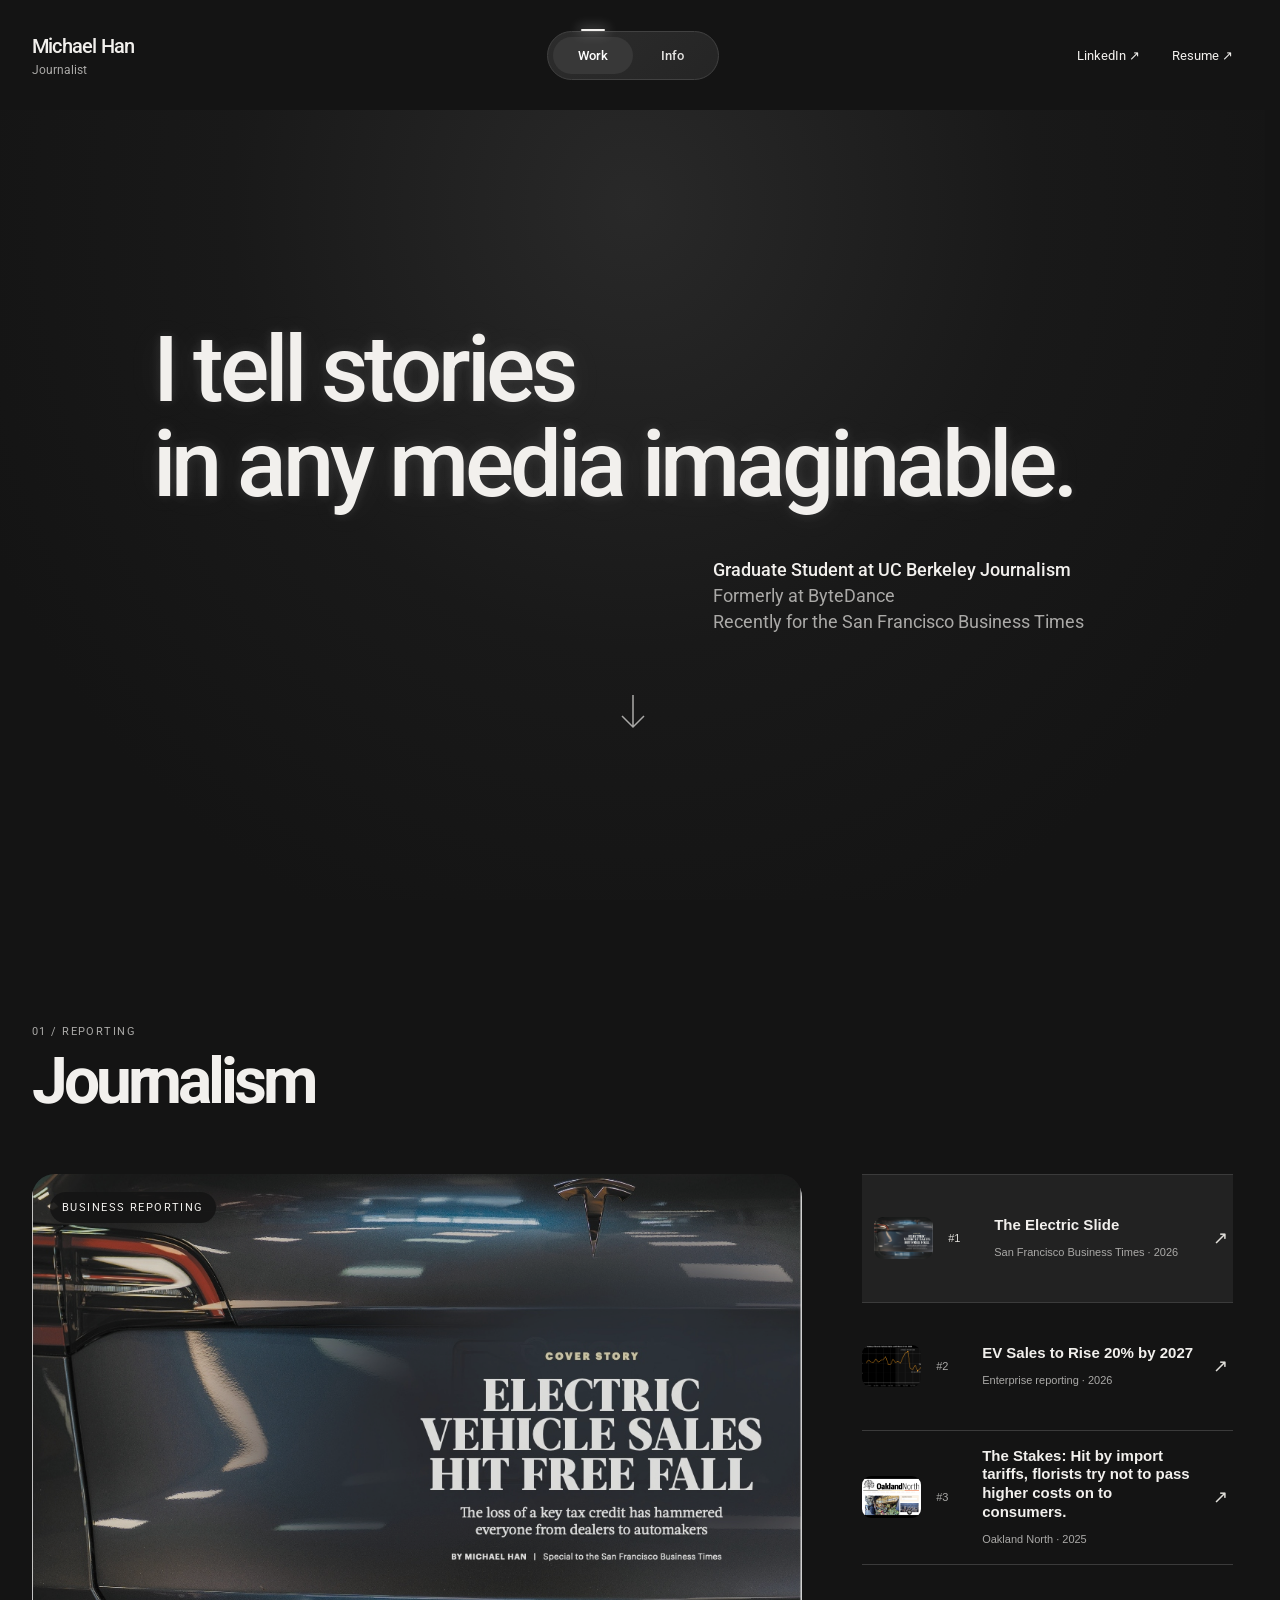
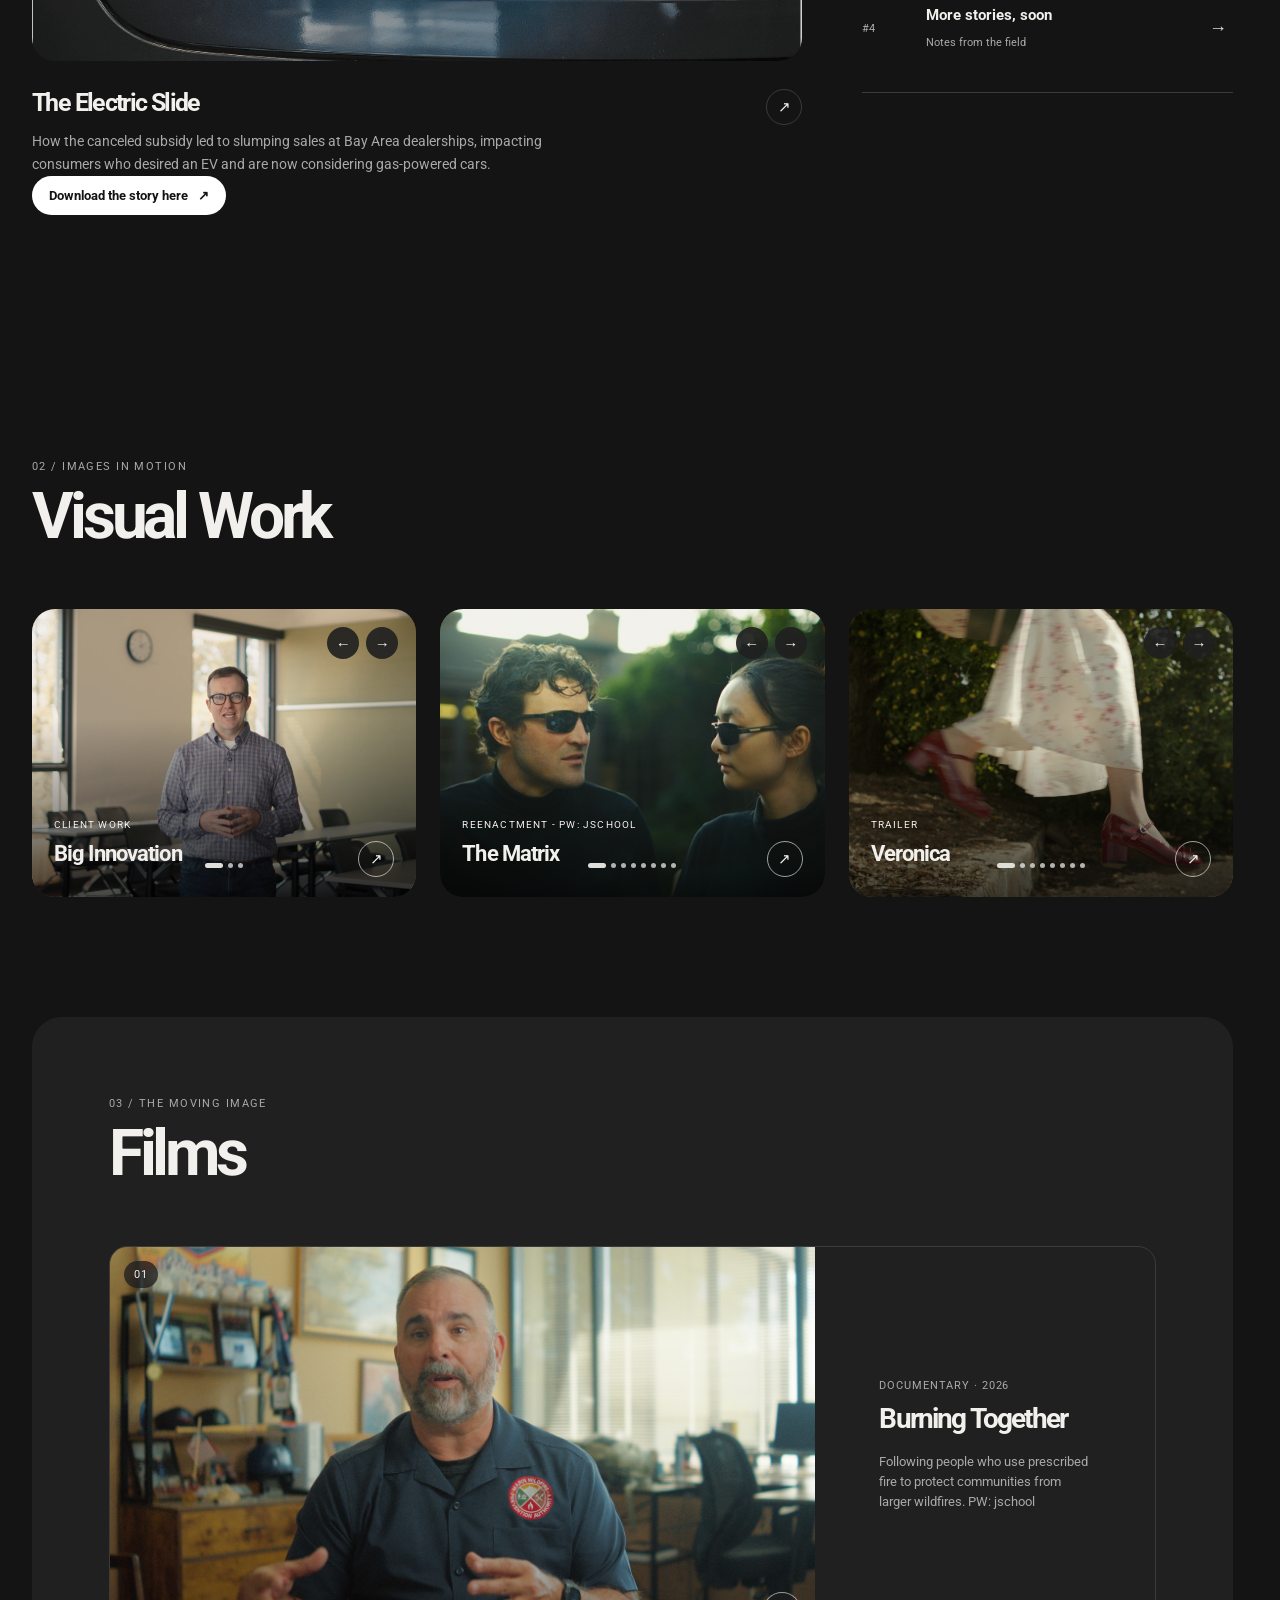
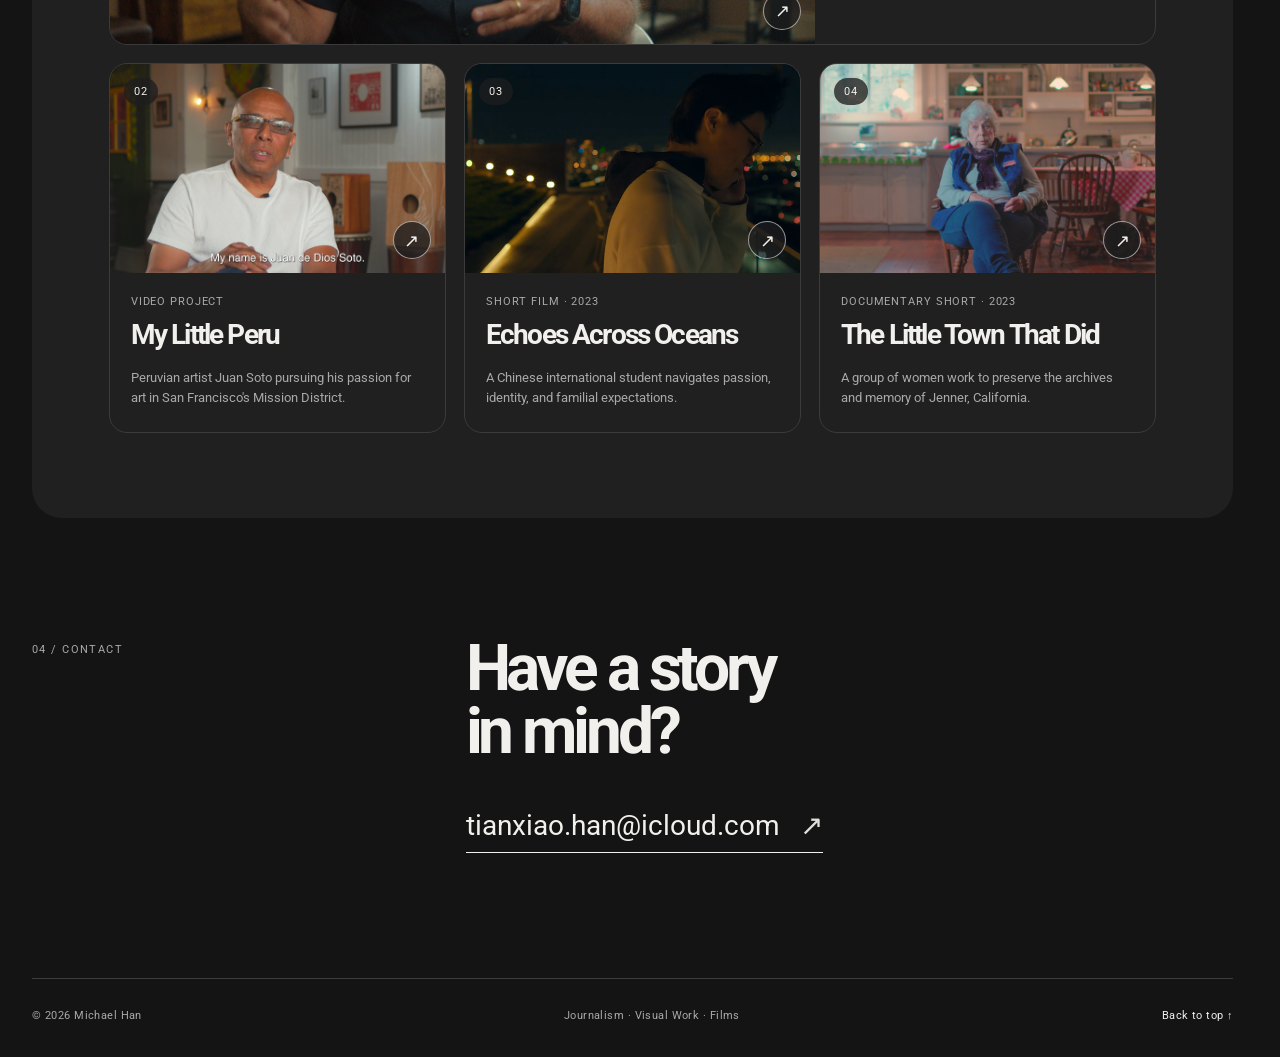
<file: index.html>
<!doctype html>
<html lang="en">
<head>
    <meta charset="UTF-8">
    <meta name="viewport" content="width=device-width, initial-scale=1.0">
    <meta name="description" content="Michael Han — journalist, visual storyteller, and filmmaker.">
    <script src="js/navigation.js?v=4"></script>
    <link rel="preload" href="fonts/roboto-v51-latin-regular.woff2" as="font" type="font/woff2" crossorigin>
    <link rel="preload" href="fonts/roboto-v51-latin-500.woff2" as="font" type="font/woff2" crossorigin>
    <link rel="stylesheet" href="css/styles.css?v=26">
    <title>Michael Han</title>
</head>
<body>
    <header class="site-header">
        <a class="wordmark" href="index.html" aria-label="Michael Han home">
            <span>Michael Han</span>
            <span class="wordmark-role">Journalist</span>
        </a>

        <nav class="site-nav" data-page="work" aria-label="Primary navigation">
            <a href="index.html" aria-current="page">Work</a>
            <a href="info.html">Info</a>
            <span class="nav-indicator" aria-hidden="true"></span>
        </nav>

        <div class="header-links">
            <a href="https://www.linkedin.com/in/tianxiao-han" target="_blank" rel="noopener noreferrer">LinkedIn <span aria-hidden="true">↗</span></a>
            <a href="assets/Michael%20Han_Resume_2_3.pdf" target="_blank" rel="noopener noreferrer">Resume <span aria-hidden="true">↗</span></a>
        </div>
    </header>

    <main>
        <section class="hero section-wrap" id="home">
            <div class="hero-copy">
                <!-- <p class="eyebrow">Michael Han <span>·</span>Business journalist <span>·</span> Video specialist</p> -->
                <h1>I tell stories<br>in any media imaginable.</h1>
                <div class="hero-intro">
                    <a class="hero-profile" href="https://journalism.berkeley.edu/person/mlhan2002/" target="_blank" rel="noopener noreferrer">Graduate Student at UC Berkeley Journalism</a>
                    <p>Formerly at ByteDance</p>
                    <p>Recently for the San Francisco Business Times</p>
                </div>
                <div class="hero-actions">
                    <a class="scroll-link" href="#journalism" aria-label="Explore the work"><svg viewBox="0 0 32 40" width="32" height="40" fill="none" stroke="currentColor" stroke-width="1.5" aria-hidden="true"><path d="M16 3v32M5 24l11 11 11-11"/></svg></a>
                </div>
                </div>
                <!-- <p class="hero-note">Based in the Bay Area · Available for select projects</p> -->
            </div>
        </section>

        <section class="work-section section-wrap" id="journalism">
            <div class="section-heading">
                <div>
                    <p class="section-index">01 / Reporting</p>
                    <h2>Journalism</h2>
                </div>
            </div>

            <div class="journalism-grid">
                <div class="story-card story-card-large journalism-feature" data-journalism-feature>
                    <div class="story-image story-image-dark">
                        <div class="media-window">
                            <img data-story-image src="assets/sfbiztimes.jpg" alt="The Electric Slide story image">
                        </div>
                        <span class="card-tag" data-story-tag>Business reporting</span>
                    </div>
                    <div class="story-info">
                        <div>
                            <h3 data-story-title>The Electric Slide</h3>
                            <p data-story-description>How the canceled subsidy led to slumping sales at Bay Area dealerships, impacting consumers who desired an EV and are now considering gas-powered cars.</p>
                        </div>
                        <span class="arrow-circle" aria-hidden="true">↗</span>
                    </div>
                    <div class="story-feature-actions">
                        <a class="story-download" data-story-action href="assets/sfbiztimes_article.pdf" target="_blank" rel="noopener">Download the story here <span aria-hidden="true">↗</span></a>
                    </div>
                </div>

                <div class="story-list">
                    <button class="story-row is-selected" type="button" data-story-target="electric-slide" aria-pressed="true">
                        <div class="story-row-media media-window" aria-hidden="true"><img src="assets/sfbiztimes.jpg" alt=""></div>
                        <span class="story-number">#1</span>
                        <span class="story-row-copy"><strong>The Electric Slide</strong><small>San Francisco Business Times · 2026</small></span>
                        <span class="row-arrow" aria-hidden="true">↗</span>
                    </button>
                    <button class="story-row" type="button" data-story-target="ev" aria-pressed="false">
                        <div class="story-row-media media-window" aria-hidden="true"><img src="assets/US Battery Electric Vehicle Sales Until March 31st.png" alt=""></div>
                        <span class="story-number">#2</span>
                        <span class="story-row-copy"><strong>EV Sales to Rise 20% by 2027</strong><small>Enterprise reporting · 2026</small></span>
                        <span class="row-arrow" aria-hidden="true">↗</span>
                    </button>
                    <button class="story-row" type="button" data-story-target="stakes" aria-pressed="false">
                        <div class="story-row-media media-window" aria-hidden="true"><img src="assets/oakland.jpg" alt=""></div>
                        <span class="story-number">#3</span>
                        <span class="story-row-copy"><strong>The Stakes: Hit by import tariffs, florists try not to pass higher costs on to consumers.</strong><small>Oakland North · 2025</small></span>
                        <span class="row-arrow" aria-hidden="true">↗</span>
                    </button>
                    <a class="story-row story-row-secondary" href="#contact">
                        <span class="story-number">#4</span>
                        <span class="story-row-copy"><strong>More stories, soon</strong><small>Notes from the field</small></span>
                        <span class="row-arrow" aria-hidden="true">→</span>
                    </a>
                </div>
            </div>
        </section>

        <section class="work-section section-wrap" id="visual-work">
            <div class="section-heading">
                <div>
                    <p class="section-index">02 / Images in motion</p>
                    <h2>Visual Work</h2>
                </div>
            </div>

            <div class="visual-grid">
                <div class="visual-card visual-card-tall" data-carousel="visual" data-autoplay="true" data-interval="20000" aria-label="Big Innovation image carousel">
                    <div class="media-window media-carousel">
                        <div class="media-carousel-track">
                            <div class="media-carousel-slide"><img src="assets/Jeff_Eyet.jpg" alt="Jeff Eyet speaking about innovation"></div>
                            <div class="media-carousel-slide"><img src="assets/Jeff/jeff_1.jpg" alt="Big Innovation project still"></div>
                            <div class="media-carousel-slide"><img src="assets/Jeff/jeff_2.jpg" alt="Big Innovation project still"></div>
                        </div>
                    </div>
                    <div class="media-carousel-controls" aria-label="Big Innovation image controls">
                        <button class="media-carousel-button" type="button" data-carousel-prev aria-label="Previous Big Innovation image">←</button>
                        <button class="media-carousel-button" type="button" data-carousel-next aria-label="Next Big Innovation image">→</button>
                    </div>
                    <div class="media-carousel-dots" aria-label="Big Innovation image selector"></div>
                    <a class="visual-card-link" href="https://www.linkedin.com/in/jeffeyet" target="_blank" rel="noopener" aria-label="Follow Jeff Eyet on LinkedIn">
                        <div class="visual-overlay"><span>Client work</span><strong>Big Innovation</strong><span class="arrow-circle" aria-hidden="true">↗</span></div>
                    </a>
                </div>
                <div class="visual-card visual-card-wide" data-carousel="visual" data-autoplay="true" data-interval="20000" aria-label="The Matrix image carousel">
                    <div class="media-window media-carousel">
                        <div class="media-carousel-track">
                            <div class="media-carousel-slide"><img src="assets/presize/matrix/225C97E3-D692-4C61-A0CD-416FE8F0FAD0_4_5005_c.jpeg" alt="The Matrix reenactment still"></div>
                            <div class="media-carousel-slide"><img src="assets/presize/matrix/4E83C962-5612-497C-8E97-356C3D576CB9_4_5005_c.jpeg" alt="The Matrix reenactment still"></div>
                            <div class="media-carousel-slide"><img src="assets/presize/matrix/57DEF867-2962-45CE-BAC4-EEAF8055D4DB_4_5005_c.jpeg" alt="The Matrix reenactment still"></div>
                            <div class="media-carousel-slide"><img src="assets/presize/matrix/5DBC424E-FC17-4955-8F99-F8F0B8324060_4_5005_c.jpeg" alt="The Matrix reenactment still"></div>
                            <div class="media-carousel-slide"><img src="assets/presize/matrix/75DAEF38-0B07-43DF-A237-DCB04E850B69_4_5005_c.jpeg" alt="The Matrix reenactment still"></div>
                            <div class="media-carousel-slide"><img src="assets/presize/matrix/8CC53AFE-F67A-4330-887B-C84E98B7C509_4_5005_c.jpeg" alt="The Matrix reenactment still"></div>
                            <div class="media-carousel-slide"><img src="assets/presize/matrix/916683F2-CA4D-4961-BC9D-913A884A1D2E_1_105_c.jpeg" alt="The Matrix reenactment still"></div>
                            <div class="media-carousel-slide"><img src="assets/presize/matrix/C9800ACA-AB2C-4AB8-8475-F77E049F2BE8_4_5005_c.jpeg" alt="The Matrix reenactment still"></div>
                        </div>
                    </div>
                    <div class="media-carousel-controls" aria-label="The Matrix image controls">
                        <button class="media-carousel-button" type="button" data-carousel-prev aria-label="Previous The Matrix image">←</button>
                        <button class="media-carousel-button" type="button" data-carousel-next aria-label="Next The Matrix image">→</button>
                    </div>
                    <div class="media-carousel-dots" aria-label="The Matrix image selector"></div>
                    <a class="visual-card-link" href="https://vimeo.com/1190642210?share=copy&fl=sv&fe=ci#t=0" target="_blank" rel="noopener" aria-label="Watch The Matrix on Vimeo">
                        <div class="visual-overlay"><span>Reenactment - PW: jschool </span><strong>The Matrix</strong><span class="arrow-circle" aria-hidden="true">↗</span></div>
                    </a>
                </div>
                <div class="visual-card visual-card-tall visual-card-muted" data-carousel="visual" data-autoplay="true" data-interval="20000" aria-label="Veronica image carousel">
                    <div class="media-window media-carousel">
                        <div class="media-carousel-track">
                            <div class="media-carousel-slide"><img src="assets/Veronica.jpg" alt="Still from Veronica show trailer"></div>
                            <div class="media-carousel-slide"><img src="assets/Veronica/veronica_1.jpg" alt="Veronica show trailer still"></div>
                            <div class="media-carousel-slide"><img src="assets/Veronica/veronica_2.jpg" alt="Veronica show trailer still"></div>
                            <div class="media-carousel-slide"><img src="assets/Veronica/veronica_3.jpg" alt="Veronica show trailer still"></div>
                            <div class="media-carousel-slide"><img src="assets/Veronica/veronica_4.jpg" alt="Veronica show trailer still"></div>
                            <div class="media-carousel-slide"><img src="assets/Veronica/veronica_5.jpg" alt="Veronica show trailer still"></div>
                            <div class="media-carousel-slide"><img src="assets/Veronica/veronica_6.jpg" alt="Veronica show trailer still"></div>
                            <div class="media-carousel-slide"><img src="assets/Veronica/veronica_7.jpg" alt="Veronica show trailer still"></div>
                        </div>
                    </div>
                    <div class="media-carousel-controls" aria-label="Veronica image controls">
                        <button class="media-carousel-button" type="button" data-carousel-prev aria-label="Previous Veronica image">←</button>
                        <button class="media-carousel-button" type="button" data-carousel-next aria-label="Next Veronica image">→</button>
                    </div>
                    <div class="media-carousel-dots" aria-label="Veronica image selector"></div>
                    <a class="visual-card-link" href="#films" aria-label="View Veronica work">
                        <div class="visual-overlay"><span>Trailer</span><strong>Veronica</strong><span class="arrow-circle" aria-hidden="true">↗</span></div>
                    </a>
                </div>
            </div>
        </section>

        <section class="film-section section-wrap" id="films">
            <div class="section-heading">
                <div>
                    <p class="section-index">03 / The moving image</p>
                    <h2>Films</h2>
                </div>
            </div>

            <div class="film-list film-grid">
                <a class="film-card film-card-featured film-card-wide" href="https://youtu.be/2uY7OMXb4ug?si=uhWm2x383MQTNTVp" target="_blank" rel="noopener">
                    <div class="film-card-image">
                        <img src="assets/burning_together.jpg" alt="Still from Burning Together">
                        <span class="film-card-index">01</span>
                        <span class="film-card-arrow" aria-hidden="true">↗</span>
                    </div>
                    <div class="film-card-body">
                        <p class="film-card-meta">Documentary · 2026</p>
                        <h3>Burning Together</h3>
                        <p class="film-card-description">Following people who use prescribed fire to protect communities from larger wildfires. PW: jschool</p>
                    </div>
                </a>
                <a class="film-card" href="https://youtu.be/OAIuykp5UnM" target="_blank" rel="noopener">
                    <div class="film-card-image">
                        <img src="assets/littlePeru.jpg" alt="Still from My Little Peru">
                        <span class="film-card-index">02</span>
                        <span class="film-card-arrow" aria-hidden="true">↗</span>
                    </div>
                    <div class="film-card-body">
                        <p class="film-card-meta">Video project</p>
                        <h3>My Little Peru</h3>
                        <p class="film-card-description">Peruvian artist Juan Soto pursuing his passion for art in San Francisco's Mission District.</p>
                    </div>
                </a>
                <a class="film-card" href="https://youtu.be/51oEBYLFawY?si=uxotZF59AP1PkenQ" target="_blank" rel="noopener">
                    <div class="film-card-image">
                        <img src="assets/EAO.jpg" alt="Still from Echoes Across Oceans">
                        <span class="film-card-index">03</span>
                        <span class="film-card-arrow" aria-hidden="true">↗</span>
                    </div>
                    <div class="film-card-body">
                        <p class="film-card-meta">Short film · 2023</p>
                        <h3>Echoes Across Oceans</h3>
                        <p class="film-card-description">A Chinese international student navigates passion, identity, and familial expectations.</p>
                    </div>
                </a>
                <a class="film-card" href="https://youtu.be/qsgPZLRr94Y?si=wm5EwGFZKmBDbyGI" target="_blank" rel="noopener">
                    <div class="film-card-image">
                        <img src="assets/Jenner.jpg" alt="Still from The Little Town That Did">
                        <span class="film-card-index">04</span>
                        <span class="film-card-arrow" aria-hidden="true">↗</span>
                    </div>
                    <div class="film-card-body">
                        <p class="film-card-meta">Documentary short · 2023</p>
                        <h3>The Little Town That Did</h3>
                        <p class="film-card-description">A group of women work to preserve the archives and memory of Jenner, California.</p>
                    </div>
                </a>
            </div>
        </section>

        <section class="contact-section section-wrap" id="contact">
            <p class="section-index">04 / Contact</p>
            <div class="contact-content">
                <h2>Have a story<br>in mind?</h2>
                <a class="contact-link" href="mailto:tianxiao.han@icloud.com">tianxiao.han@icloud.com <span aria-hidden="true">↗</span></a>
            </div>
        </section>
    </main>

    <footer class="site-footer section-wrap">
        <span>© 2026 Michael Han</span>
        <span>Journalism · Visual Work · Films</span>
        <a href="#home">Back to top ↑</a>
    </footer>

    <script src="js/carousels.js?v=1"></script>
    <script src="js/journalism.js?v=3"></script>
</body>
</html>
</file>
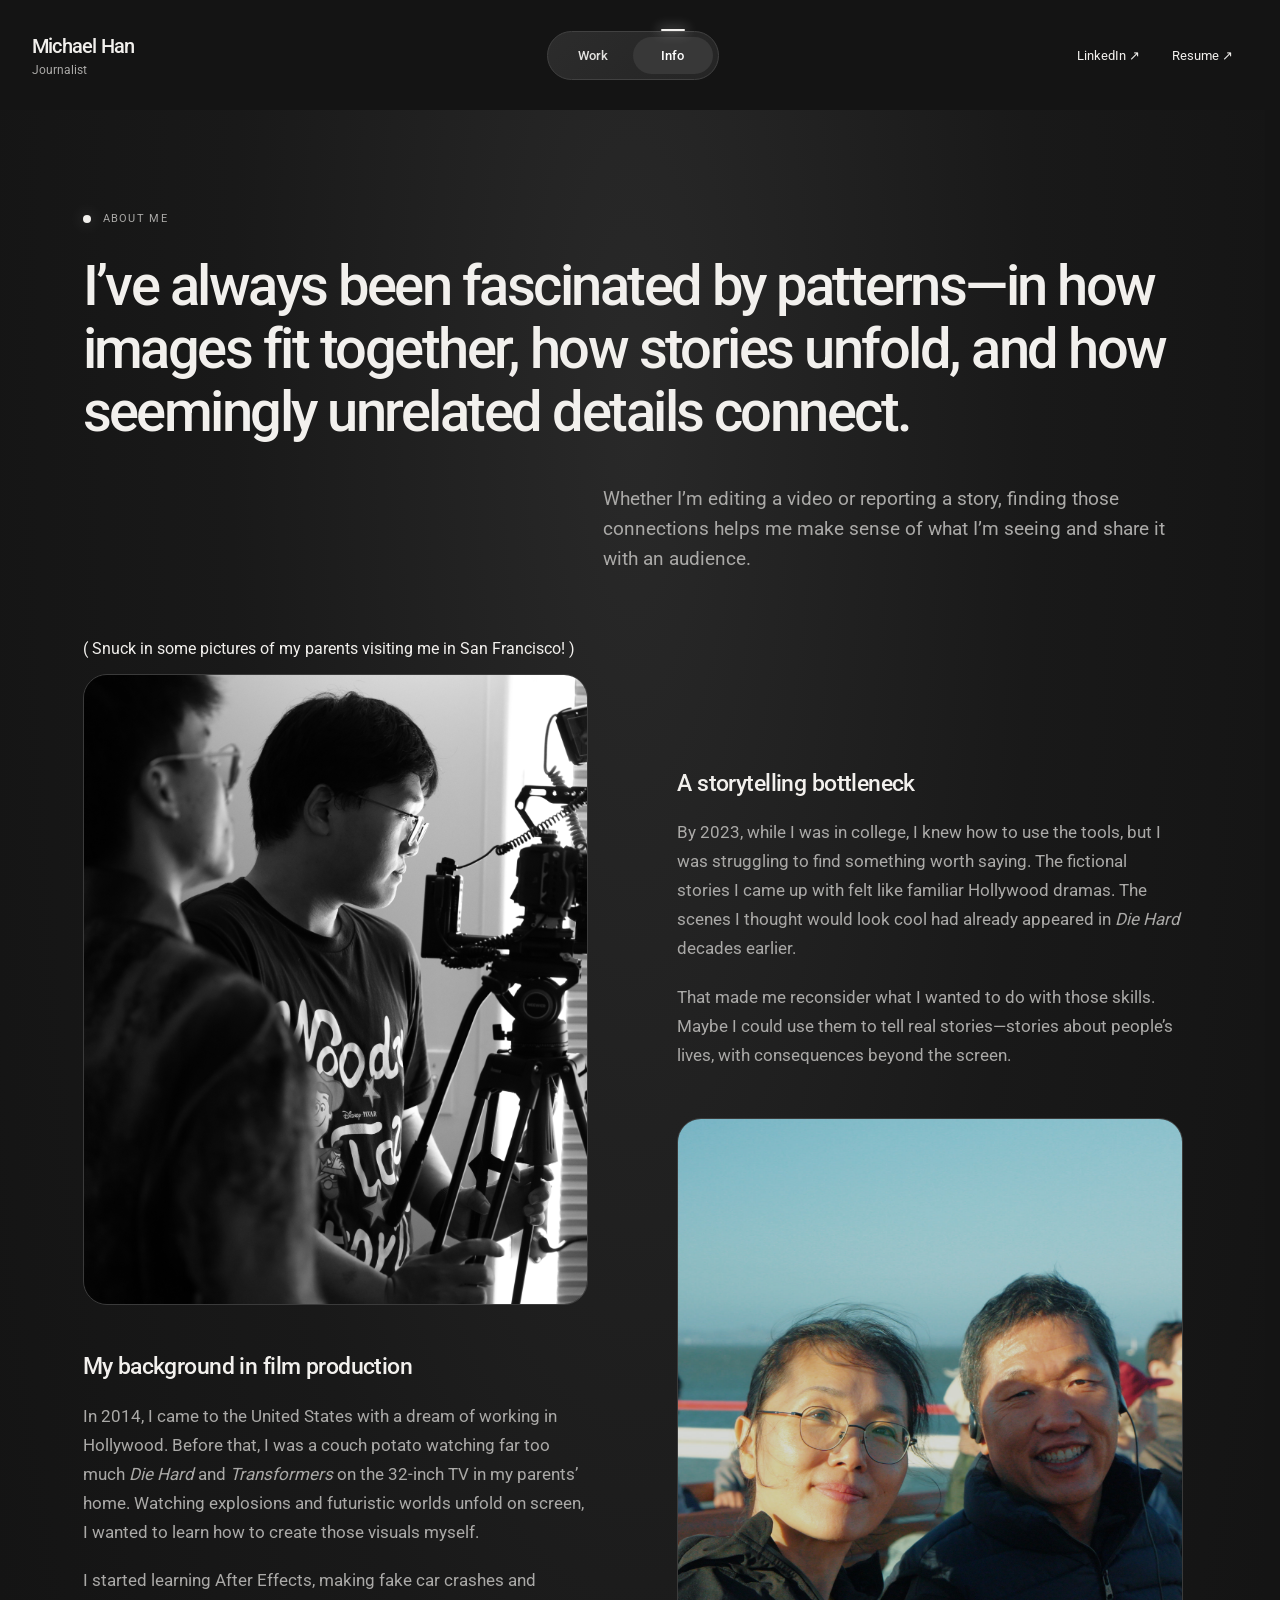
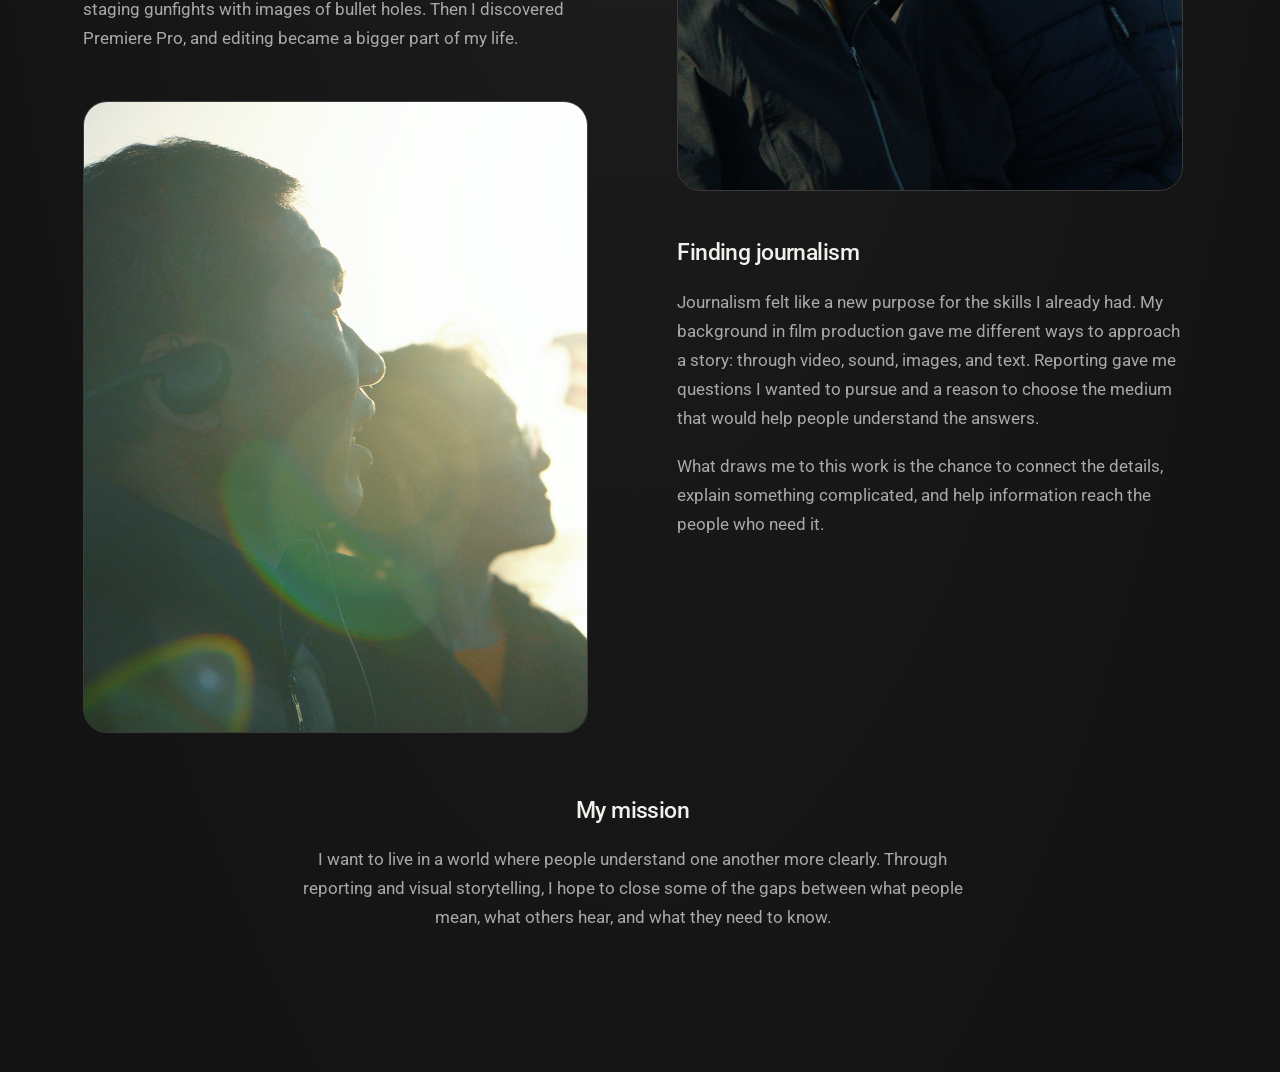
<file: info.html>
<!doctype html>
<html lang="en">
<head>
    <meta charset="UTF-8">
    <meta name="viewport" content="width=device-width, initial-scale=1.0">
    <meta name="description" content="About Michael Han, journalist.">
    <script src="js/navigation.js?v=4"></script>
    <link rel="preload" href="fonts/roboto-v51-latin-regular.woff2" as="font" type="font/woff2" crossorigin>
    <link rel="preload" href="fonts/roboto-v51-latin-500.woff2" as="font" type="font/woff2" crossorigin>
    <link rel="stylesheet" href="css/styles.css?v=26">
    <title>Michael Han</title>
</head>
<body class="info-page">
    <header class="site-header">
        <a class="wordmark" href="index.html" aria-label="Michael Han home">
            <span>Michael Han</span>
            <span class="wordmark-role">Journalist</span>
        </a>

        <nav class="site-nav" data-page="info" aria-label="Primary navigation">
            <a href="index.html">Work</a>
            <a href="info.html" aria-current="page">Info</a>
            <span class="nav-indicator" aria-hidden="true"></span>
        </nav>

        <div class="header-links">
            <a href="https://www.linkedin.com/in/tianxiao-han" target="_blank" rel="noopener noreferrer">LinkedIn <span aria-hidden="true">↗</span></a>
            <a href="assets/Michael%20Han_Resume_2_3.pdf" target="_blank" rel="noopener noreferrer">Resume <span aria-hidden="true">↗</span></a>
        </div>
    </header>

    <main class="info-content" aria-label="About Michael Han">
        <article class="about-page section-wrap">
            <header class="about-intro">
                <p class="about-label">About me</p>
                <h1>I’ve always been fascinated by patterns—in how images fit together, how stories unfold, and how seemingly unrelated details connect.</h1>
                <p class="about-lead">Whether I’m editing a video or reporting a story, finding those connections helps me make sense of what I’m seeing and share it with an audience. </p>
                <p>( Snuck in some pictures of my parents visiting me in San Francisco! )</p>
            </header>

            <div class="about-story">
                <div class="about-column">
                    <div class="about-photo about-photo-portrait"><img src="assets/Info%20pictures/40a225538fe39d10bc90d09437d4bd36.jpg" alt="Two people working with a video camera" loading="lazy" decoding="async"></div>

                    <section aria-labelledby="film-background">
                        <h2 id="film-background">My background in film production</h2>
                        <p>In 2014, I came to the United States with a dream of working in Hollywood. Before that, I was a couch potato watching far too much <em>Die Hard</em> and <em>Transformers</em> on the 32-inch TV in my parents’ home. Watching explosions and futuristic worlds unfold on screen, I wanted to learn how to create those visuals myself.</p>
                        <p>I started learning After Effects, making fake car crashes and staging gunfights with images of bullet holes. Then I discovered Premiere Pro, and editing became a bigger part of my life.</p>
                    </section>

                    <div class="about-photo about-photo-portrait about-photo-profile"><img src="assets/Info%20pictures/pressedStill%202026-10-10%20231647_1.10.4.jpg" alt="Two people in profile in warm sunlight" loading="lazy" decoding="async"></div>
                </div>

                <div class="about-column about-column-offset">
                    <section aria-labelledby="storytelling-bottleneck">
                        <h2 id="storytelling-bottleneck">A storytelling bottleneck</h2>
                        <p>By 2023, while I was in college, I knew how to use the tools, but I was struggling to find something worth saying. The fictional stories I came up with felt like familiar Hollywood dramas. The scenes I thought would look cool had already appeared in <em>Die Hard</em> decades earlier.</p>
                        <p>That made me reconsider what I wanted to do with those skills. Maybe I could use them to tell real stories—stories about people’s lives, with consequences beyond the screen.</p>
                    </section>

                    <div class="about-photo about-photo-landscape"><img src="assets/Info%20pictures/pressedStill%202026-10-10%20231647_1.8.1.jpg" alt="Two people seated together on a boat" loading="lazy" decoding="async"></div>

                    <section aria-labelledby="finding-journalism">
                        <h2 id="finding-journalism">Finding journalism</h2>
                        <p>Journalism felt like a new purpose for the skills I already had. My background in film production gave me different ways to approach a story: through video, sound, images, and text. Reporting gave me questions I wanted to pursue and a reason to choose the medium that would help people understand the answers.</p>
                        <p>What draws me to this work is the chance to connect the details, explain something complicated, and help information reach the people who need it.</p>
                    </section>
                </div>

                <section class="about-mission" aria-labelledby="my-mission">
                    <h2 id="my-mission">My mission</h2>
                    <p>I want to live in a world where people understand one another more clearly. Through reporting and visual storytelling, I hope to close some of the gaps between what people mean, what others hear, and what they need to know.</p>
                </section>
            </div>
        </article>
    </main>
</body>
</html>
</file>
<file: css/styles.css>
@font-face {
    font-family: "Portfolio Sans";
    font-style: normal;
    font-weight: 400;
    src: url("../fonts/roboto-v51-latin-regular.woff2") format("woff2");
    font-display: block;
}

@font-face {
    font-family: "Portfolio Sans";
    font-style: normal;
    font-weight: 700;
    src: url("../fonts/roboto-v51-latin-700.woff2") format("woff2");
    font-display: block;
}

@font-face {
    font-family: "Portfolio Sans";
    font-style: normal;
    font-weight: 500;
    src: url("../fonts/roboto-v51-latin-500.woff2") format("woff2");
    font-display: block;
}

:root {
    color-scheme: dark;
    --background: #141414;
    --surface: #202020;
    --surface-hover: #303030;
    --text: #f2f0ed;
    --muted: #aaa9a7;
    --line: #3b3b3b;
    --accent: #e0ded9;
    --white: #f2f0ed;
    --radius-lg: 30px;
    --content-width: 1260px;
}

* {
    box-sizing: border-box;
}

html {
    scrollbar-gutter: stable;
    scroll-behavior: smooth;
}

body {
    margin: 0;
    background: var(--background);
    color: var(--text);
    font-family: "Portfolio Sans", -apple-system, BlinkMacSystemFont, "Segoe UI", sans-serif;
    -webkit-font-smoothing: antialiased;
}

/* Keep the header visible as the page fades through charcoal. */
body::after {
    animation: page-reveal 550ms ease-out both;
    background: var(--background);
    content: "";
    inset: 0;
    pointer-events: none;
    position: fixed;
    z-index: 10;
}

/* Hold the existing fade until the real fonts are ready. */
.fonts-loading body::after {
    animation: none;
    opacity: 1;
}

.fonts-loading .site-header {
    visibility: hidden;
}

body.is-leaving::after {
    animation: page-cover 450ms ease-in-out both;
}

@keyframes page-reveal {
    from { opacity: 1; }
    to { opacity: 0; }
}

@keyframes page-cover {
    from { opacity: 0; }
    to { opacity: 1; }
}

a {
    color: inherit;
    text-decoration: none;
}

img {
    display: block;
    max-width: 100%;
}

.section-wrap {
    width: min(calc(100% - 64px), var(--content-width));
    margin-inline: auto;
}

.site-header {
    align-items: center;
    background: var(--background);
    color: var(--text);
    display: grid;
    gap: 30px;
    grid-template-columns: 1fr auto 1fr;
    min-height: 110px;
    padding: 28px max(32px, calc((100vw - var(--content-width)) / 2));
    position: relative;
    z-index: 11;
}

.wordmark {
    display: grid;
    font-size: 20px;
    font-weight: 500;
    gap: 5px;
    justify-self: start;
    letter-spacing: -0.04em;
}

.wordmark-role {
    color: var(--muted);
    font-size: 12px;
    font-weight: 400;
    letter-spacing: 0;
}

.site-nav {
    background: linear-gradient(135deg, #2c2c2c, #252525);
    border: 1px solid #414141;
    border-radius: 999px;
    display: grid;
    grid-template-columns: repeat(2, 80px);
    padding: 5px;
    position: relative;
}

.site-nav a {
    border-radius: inherit;
    color: #e4e3e1;
    font-size: 13px;
    font-weight: 500;
    padding: 11px 0;
    position: relative;
    text-align: center;
    z-index: 1;
}

.site-nav a[aria-current="page"] {
    color: #fff;
}

.nav-indicator {
    background: #383838;
    border-radius: inherit;
    bottom: 5px;
    left: 5px;
    position: absolute;
    top: 5px;
    transition: transform 450ms cubic-bezier(0.165, 0.84, 0.44, 1);
    width: 80px;
}

.site-nav[data-page="info"] .nav-indicator {
    transform: translateX(100%);
}

.nav-indicator::before {
    background: var(--text);
    border-radius: 2px;
    box-shadow: 0 0 12px 3px #ffffff35;
    content: "";
    height: 2px;
    left: calc(50% - 12px);
    position: absolute;
    top: -8px;
    width: 24px;
}

.header-links {
    align-items: center;
    display: flex;
    font-size: 13px;
    gap: 32px;
    justify-self: end;
}

.header-links > * {
    white-space: nowrap;
}

.header-links span[aria-disabled] {
    color: var(--muted);
    cursor: default;
}

.site-nav a:hover,
.header-links a:hover {
    color: #fff;
}

.info-page {
    background: var(--background);
}

.info-content {
    background: radial-gradient(ellipse at 50% 12%, #292929 0%, #191919 45%, #141414 80%);
    min-height: calc(100svh - 110px);
}

.about-page {
    max-width: 1100px;
    padding-block: clamp(60px, 8vw, 110px) 140px;
}

.about-label {
    align-items: center;
    color: var(--muted);
    display: flex;
    font-size: 11px;
    gap: 12px;
    letter-spacing: 0.12em;
    margin-bottom: 30px;
    text-transform: uppercase;
}

.about-label::before {
    background: var(--text);
    border-radius: 50%;
    box-shadow: 0 0 16px #ffffff40;
    content: "";
    height: 8px;
    width: 8px;
}

.about-intro h1 {
    font-size: clamp(32px, 4.4vw, 56px);
    font-weight: 500;
    letter-spacing: -0.045em;
    line-height: 1.12;
    margin-bottom: 40px;
}

.about-lead {
    color: var(--muted);
    font-size: 19px;
    line-height: 1.6;
    margin: 0 0 64px auto;
    max-width: 580px;
}

.about-story {
    align-items: start;
    display: grid;
    gap: 48px clamp(40px, 7vw, 100px);
    grid-template-columns: repeat(2, minmax(0, 1fr));
}

.about-column {
    display: grid;
    gap: 48px;
}

.about-column-offset {
    padding-top: 96px;
}

.about-photo {
    background: var(--surface);
    border: 1px solid var(--line);
    border-radius: 24px;
    overflow: hidden;
    position: relative;
}

.about-photo img {
    height: 100%;
    inset: 0;
    object-fit: cover;
    object-position: center;
    position: absolute;
    width: 100%;
}

.about-photo-profile img {
    object-position: 36% 50%;
}

.about-photo-portrait {
    aspect-ratio: 4 / 5;
}

.about-photo-landscape {
    aspect-ratio: 3 / 4;
}

.about-mission {
    grid-column: 1 / -1;
    justify-self: center;
    max-width: 680px;
    padding-top: 16px;
    text-align: center;
}

.about-story h2 {
    font-size: 23px;
    font-weight: 500;
    letter-spacing: -0.025em;
    line-height: 1.25;
    margin-bottom: 20px;
}

.about-story p {
    color: var(--muted);
    font-size: 17px;
    line-height: 1.7;
    margin-bottom: 20px;
}

.about-story p:last-child {
    margin-bottom: 0;
}

@media (max-width: 650px) {
    .about-page {
        padding-bottom: 80px;
    }

    .about-lead {
        font-size: 17px;
        margin-bottom: 48px;
    }

    .about-story {
        grid-template-columns: 1fr;
        row-gap: 40px;
    }

    .about-column {
        gap: 40px;
    }

    .about-column-offset {
        padding-top: 0;
    }

    .about-photo {
        border-radius: 16px;
    }

}

.contact-link span {
    color: var(--accent);
}

/* Opening: local type, a quiet gradient, and one CSS-only scroll cue. */
.hero.section-wrap {
    width: 100%;
}

.hero {
    background: radial-gradient(ellipse at 50% 12%, #292929 0%, #191919 45%, #141414 80%);
    color: var(--text);
    display: flex;
    align-items: center;
    min-height: calc(100svh - 110px);
    padding: clamp(64px, 9vw, 130px) 32px 40px;
}

.hero-copy {
    margin-inline: auto;
    max-width: 960px;
    width: 100%;
}

.section-index,
.card-tag {
    font-size: 11px;
    letter-spacing: 0.13em;
    text-transform: uppercase;
}

.eyebrow {
    color: var(--muted);
    font-size: 13px;
    font-weight: 400;
    line-height: 1.6;
    margin: 0 0 28px;
}

.eyebrow span {
    margin: 0 8px;
}

h1,
h2,
h3,
p {
    margin-top: 0;
}

h2,
h3 {
    letter-spacing: -0.065em;
}

.hero h1 {
    font-size: clamp(48px, 7.2vw, 96px);
    font-weight: 500;
    letter-spacing: -0.045em;
    line-height: 1.04;
    margin-bottom: 44px;
    text-shadow: 0 0 12px rgba(242, 240, 237, 0.12), 0 0 36px rgba(242, 240, 237, 0.08);
}

.hero-intro {
    color: var(--muted);
    font-size: 18px;
    line-height: 1.45;
    margin-left: auto;
    max-width: 400px;
}

.hero-intro p {
    margin: 0;
}

.hero-profile {
    color: var(--text);
    display: block;
    font-weight: 500;
}

.hero-profile:hover {
    text-decoration: underline;
    text-underline-offset: 3px;
}

.hero-actions {
    display: flex;
    justify-content: center;
    margin: 48px 0 24px;
}

.scroll-link {
    align-items: center;
    color: var(--muted);
    display: inline-flex;
    height: 56px;
    justify-content: center;
    width: 56px;
}

.scroll-link svg {
    animation: scroll-cue 2.4s ease-in-out infinite;
}

@keyframes scroll-cue {
    0%, 100% { transform: translateY(0); }
    50% { transform: translateY(8px); }
}

.hero-note {
    color: var(--muted);
    font-size: 11px;
    line-height: 1.6;
    margin: 0;
    text-align: center;
}

.site-header a:focus-visible,
.hero a:focus-visible {
    outline: 2px solid #f2f0ed;
    outline-offset: 6px;
}

.hero a:hover {
    color: #fff;
}

@media (prefers-reduced-motion: reduce) {
    html { scroll-behavior: auto; }
    .scroll-link svg { animation: none; }
    .nav-indicator { transition: none; }
    body::after { display: none; }
}

.section-index {
    color: var(--muted);
    margin: 5px 0 0;
}

.section-heading h2,
.contact-content h2 {
    font-size: clamp(44px, 5vw, 72px);
    line-height: 0.98;
    margin-bottom: 28px;
}

.work-section {
    padding-bottom: 120px;
    padding-top: 120px;
}

.section-heading {
    align-items: end;
    display: flex;
    justify-content: space-between;
    margin-bottom: 60px;
}

.section-heading h2 {
    margin: 13px 0 0;
}

.journalism-grid {
    display: grid;
    gap: 60px;
    grid-template-columns: minmax(0, 1.35fr) minmax(280px, 0.65fr);
}

.story-card,
.visual-card {
    display: block;
}

.story-image {
    aspect-ratio: 1.58;
    border-radius: 23px;
    overflow: hidden;
    position: relative;
}

.story-image img {
    height: 100%;
    object-fit: cover;
    transition: transform 400ms ease;
    width: 100%;
}

.story-card:hover .story-image img,
.visual-card:hover img {
    transform: scale(1.035);
}

.story-image-dark {
    background: #101116;
}

.story-image-dark img {
    opacity: 0.84;
}

.card-tag {
    background: rgba(20, 20, 20, 0.9);
    border-radius: 999px;
    color: var(--text);
    left: 18px;
    padding: 9px 12px;
    position: absolute;
    top: 18px;
}

.story-info {
    align-items: start;
    display: flex;
    gap: 15px;
    justify-content: space-between;
    padding-top: 28px;
}

.story-info h3 {
    font-size: 25px;
    line-height: 1.08;
    margin-bottom: 14px;
}

.story-info p {
    color: var(--muted);
    font-size: 14px;
    line-height: 1.65;
    margin-bottom: 0;
    max-width: 520px;
}

.story-info > div {
    min-width: 0;
}

.story-download {
    background: #fff;
    border-radius: 999px;
    color: var(--background);
    display: inline-flex;
    flex-shrink: 0;
    font-size: 13px;
    font-weight: 700;
    gap: 10px;
    padding: 12px 17px;
    white-space: nowrap;
    transition: background 180ms ease, transform 180ms ease;
}

.story-download:hover {
    background: var(--accent);
    transform: translateY(-2px);
}

.story-download:focus-visible {
    outline: 2px solid var(--text);
    outline-offset: 4px;
}

.journalism-feature.is-changing .story-image img {
    animation: story-image-change 350ms ease;
}

@keyframes story-image-change {
    0% {
        opacity: 0.35;
    }
    100% {
        opacity: 0.84;
    }
}

.arrow-circle {
    align-items: center;
    border: 1px solid var(--line);
    border-radius: 50%;
    display: inline-flex;
    flex: 0 0 auto;
    font-size: 15px;
    height: 36px;
    justify-content: center;
    transition: background 180ms ease, color 180ms ease;
    width: 36px;
}

.story-card:hover .arrow-circle,
.visual-card:hover .arrow-circle {
    background: var(--accent);
    border-color: var(--accent);
    color: var(--background);
}

.story-list {
    border-top: 1px solid var(--line);
}

.story-row {
    align-items: center;
    appearance: none;
    background: transparent;
    border-bottom: 1px solid var(--line);
    border-left: 0;
    border-right: 0;
    border-top: 0;
    color: inherit;
    cursor: pointer;
    display: grid;
    gap: 16px;
    grid-template-columns: 30px 1fr 20px;
    min-height: 128px;
    padding: 16px 0;
    text-align: left;
    transition: padding 180ms ease;
    width: 100%;
}

.story-row:hover {
    padding-left: 8px;
}

.story-row.is-selected {
    background: rgba(255, 255, 255, 0.06);
    padding-left: 12px;
}

.story-row.is-selected .story-number,
.story-row.is-selected .row-arrow {
    color: var(--accent);
}

.story-row-secondary {
    align-items: center;
    cursor: pointer;
    display: flex;
    gap: 24px;
    grid-template-columns: none;
}

.story-row-secondary .story-number {
    flex: 0 0 48px;
}

.story-row-secondary .story-row-copy {
    flex: 1 1 auto;
    min-width: 0;
}

.story-row-secondary .story-row-copy strong,
.story-row-secondary .story-row-copy small {
    white-space: nowrap;
}

.story-row-secondary .row-arrow {
    flex: 0 0 24px;
    margin-left: auto;
}

.story-number,
.story-row-copy small,
.film-row-number,
.film-row-title p {
    color: var(--muted);
    font-size: 11px;
}

.story-row-copy strong {
    display: block;
    font-size: 15px;
    line-height: 1.25;
    margin-bottom: 10px;
}

.story-row-copy small {
    display: block;
    line-height: 1.45;
}

.row-arrow {
    color: var(--accent);
    font-size: 18px;
}

.visual-grid {
    display: grid;
    gap: 24px;
    grid-template-columns: repeat(3, minmax(0, 1fr));
}

.visual-card {
    aspect-ratio: 4 / 3;
    border-radius: 23px;
    min-height: 0;
    overflow: hidden;
    position: relative;
}

.visual-card img {
    height: 100%;
    object-fit: cover;
    transition: transform 400ms ease;
    width: 100%;
}

.visual-card-wide {
    margin-top: 0;
}

.visual-card-muted {
    background: var(--surface);
}

.visual-card::after {
    background: linear-gradient(180deg, transparent 38%, rgba(0, 0, 0, 0.7));
    content: "";
    inset: 0;
    position: absolute;
}

.visual-card-link {
    inset: 0;
    position: absolute;
    z-index: 2;
}

.visual-overlay {
    bottom: 20px;
    color: var(--white);
    display: grid;
    gap: 12px;
    left: 22px;
    position: absolute;
    right: 22px;
    z-index: 1;
}

.visual-overlay > span:first-child {
    font-size: 10px;
    letter-spacing: 0.12em;
    text-transform: uppercase;
}

.visual-overlay strong {
    font-size: 22px;
    letter-spacing: -0.04em;
    line-height: 1.08;
    max-width: 86%;
}

.visual-overlay .arrow-circle {
    border-color: rgba(255, 255, 255, 0.6);
    justify-self: end;
    margin-top: -36px;
}

.film-section {
    background: var(--surface);
    border-radius: var(--radius-lg);
    color: var(--white);
    margin-bottom: 120px;
    max-width: var(--content-width);
    padding: 75px clamp(26px, 6vw, 85px) 85px;
}

.film-section .section-index,
.film-section .film-row-number,
.film-section .film-row-title p {
    color: var(--muted);
}


.film-list {
    border-top: 1px solid var(--line);
}

.film-row {
    align-items: center;
    border-bottom: 1px solid var(--line);
    display: grid;
    gap: 26px;
    grid-template-columns: 30px minmax(210px, 0.9fr) 1.1fr 20px;
    min-height: 148px;
    padding: 20px 0;
    transition: color 180ms ease, padding 180ms ease;
}

.film-row:hover {
    color: var(--text);
    padding-inline: 8px;
}

.film-row h3 {
    font-size: 24px;
    line-height: 1.08;
    margin-bottom: 10px;
}

.film-row-title p,
.film-row-description {
    margin-bottom: 0;
}

.film-row-description {
    color: var(--muted);
    font-size: 13px;
    line-height: 1.6;
    max-width: 310px;
}

.story-row-copy,
.film-row-title,
.film-row-description {
    min-width: 0;
}

.film-row-title {
    min-width: 250px;
}

.contact-section {
    border-bottom: 1px solid var(--line);
    display: grid;
    gap: 50px;
    grid-template-columns: 1fr 2fr;
    padding-bottom: 125px;
}

.contact-content h2 {
    margin-bottom: 45px;
}

.contact-link {
    border-bottom: 1px solid var(--text);
    display: inline-flex;
    font-size: clamp(19px, 2.5vw, 28px);
    gap: 20px;
    padding-bottom: 10px;
}

.site-footer {
    color: var(--muted);
    display: flex;
    font-size: 11px;
    justify-content: space-between;
    letter-spacing: 0.04em;
    padding-bottom: 35px;
    padding-top: 30px;
}

.site-footer a {
    color: var(--text);
}

@media (max-width: 850px) {
    .site-header {
        grid-template-columns: 1fr 1fr;
        gap: 26px;
    }

    .site-nav {
        grid-column: 1 / -1;
        grid-row: 2;
        justify-self: center;
    }

    .header-links {
        grid-column: 2;
        grid-row: 1;
        gap: 20px;
    }

    .hero,
    .info-content {
        min-height: calc(100svh - 180px);
    }

    .contact-section {
        grid-template-columns: 1fr;
    }

    .journalism-grid {
        grid-template-columns: 1fr;
    }

    .visual-grid {
        grid-template-columns: 1fr 1fr;
    }

    .visual-card-wide {
        margin-top: 0;
    }

    .film-row {
        gap: 12px;
        grid-template-columns: 25px 1fr 20px;
        padding: 20px 0;
    }

    .film-row-description {
        display: none;
    }
}

@media (max-width: 560px) {
    .story-info {
        flex-wrap: wrap;
    }

    .story-download {
        margin-left: auto;
    }

    .section-wrap {
        width: min(calc(100% - 36px), var(--content-width));
    }

    .site-header {
        gap: 22px;
        padding: 20px 18px;
    }

    .header-links {
        font-size: 12px;
        gap: 16px;
    }

    .hero {
        padding: 60px 24px 32px;
    }

    .hero h1 {
        font-size: clamp(40px, 9.5vw, 54px);
        margin-bottom: 32px;
    }

    .eyebrow {
        font-size: 12px;
        max-width: 280px;
    }

    .hero-intro {
        font-size: 16px;
        margin-left: 0;
    }



    .work-section,
    .contact-section {
        padding-bottom: 80px;
        padding-top: 80px;
    }

    .section-heading {
        align-items: flex-start;
        flex-direction: column;
        gap: 17px;
    }

    .visual-grid {
        grid-template-columns: 1fr;
    }

    .visual-card,
    .visual-card-wide {
        min-height: 0;
    }

    .film-section {
        border-radius: 20px;
        margin-bottom: 80px;
        padding-bottom: 55px;
        padding-top: 55px;
    }

    .film-row h3 {
        font-size: 20px;
    }

    .site-footer {
        align-items: flex-start;
        flex-direction: column;
        gap: 12px;
    }
}

/* Apple-inspired media windows and lightweight galleries */
.media-window {
    background: var(--surface);
    overflow: hidden;
    position: relative;
}

.media-window-bar {
    align-items: center;
    background: rgba(32, 32, 32, 0.9);
    border: 1px solid var(--line);
    border-radius: 999px;
    display: flex;
    gap: 5px;
    left: 16px;
    padding: 6px 8px;
    position: absolute;
    top: 14px;
    z-index: 4;
}

.media-window-bar span {
    background: var(--muted);
    border-radius: 50%;
    height: 6px;
    width: 6px;
}

.media-window > img,
.media-carousel-slide img {
    display: block;
    height: 100%;
    object-fit: cover;
    width: 100%;
}

.media-carousel {
    overflow: hidden;
    position: relative;
}

.media-carousel-track {
    display: flex;
    height: 100%;
    position: relative;
    transform: translateX(0);
    transition: transform 500ms cubic-bezier(0.22, 1, 0.36, 1);
    width: 100%;
    z-index: 0;
}

.media-carousel-slide {
    flex: 0 0 100%;
    height: 100%;
    min-width: 100%;
    overflow: hidden;
    position: relative;
}

.media-carousel-controls {
    bottom: 18px;
    display: flex;
    gap: 7px;
    position: absolute;
    right: 18px;
    z-index: 5;
}

.visual-card .media-carousel-controls {
    bottom: auto;
    right: 18px;
    top: 18px;
}

.media-carousel-button {
    align-items: center;
    background: rgba(32, 32, 32, 0.9);
    border: 0;
    border-radius: 999px;
    color: var(--text);
    cursor: pointer;
    display: inline-flex;
    font-size: 15px;
    height: 32px;
    justify-content: center;
    line-height: 1;
    padding: 0;
    transition: background 180ms ease, color 180ms ease, transform 180ms ease;
    width: 32px;
}

.media-carousel-button:hover,
.media-carousel-button:focus-visible {
    background: var(--accent);
    color: var(--background);
    outline: none;
    transform: translateY(-2px);
}

.media-carousel-dots {
    align-items: center;
    bottom: 29px;
    display: flex;
    gap: 5px;
    left: 50%;
    position: absolute;
    transform: translateX(-50%);
    z-index: 5;
}

.media-carousel-dot {
    background: rgba(255, 255, 255, 0.68);
    border: 0;
    border-radius: 999px;
    cursor: pointer;
    height: 5px;
    padding: 0;
    transition: background 180ms ease, width 180ms ease;
    width: 5px;
}

.media-carousel-dot.is-active {
    background: var(--accent);
    width: 18px;
}

.story-image .media-window {
    height: 100%;
    width: 100%;
}

.story-row {
    gap: 16px;
    grid-template-columns: 58px 30px 1fr 20px;
}

.story-row-media,
.film-row-media {
    aspect-ratio: 1.4;
    border-radius: 9px;
    height: 42px;
}

.story-row-media img,
.film-row-media img {
    height: 100%;
    object-fit: cover;
    width: 100%;
}

.visual-card .media-window {
    inset: 0;
    position: absolute;
    z-index: 0;
}

.visual-card .visual-still img,
.visual-card .media-carousel-slide img {
    height: 100%;
    object-fit: cover;
    width: 100%;
}

.visual-card::after {
    z-index: 1;
}

.visual-overlay {
    z-index: 2;
}

.film-row {
    align-items: center;
    display: flex;
    gap: 24px;
}

.film-row-media {
    aspect-ratio: 16 / 10;
    border-radius: 14px;
    flex: 0 0 clamp(150px, 18vw, 210px);
    height: auto;
    overflow: hidden;
}

.film-row-media img {
    transition: transform 400ms ease;
}

.film-row:hover .film-row-media img {
    transform: scale(1.04);
}

.film-row-number {
    flex: 0 0 34px;
}

.film-row-title {
    flex: 1 1 300px;
    min-width: 250px;
}

.film-row-description {
    flex: 1 1 400px;
    min-width: 280px;
}

.film-row > .row-arrow {
    flex: 0 0 24px;
}

.film-row-title,
.film-row-description {
    min-width: 0;
}

.film-row-title h3 {
    max-width: 300px;
    overflow-wrap: normal;
}

.film-row-title p {
    white-space: nowrap;
}

.film-row-description {
    overflow-wrap: break-word;
}

@media (max-width: 850px) {
    .story-row {
        grid-template-columns: 48px 25px 1fr 20px;
    }

    .film-row {
        display: flex;
        gap: 14px;
    }

    .film-row-media {
        flex: 0 0 125px;
    }

    .film-row-number {
        flex: 0 0 25px;
    }

    .film-row-title {
        flex: 1 1 auto;
        min-width: 0;
    }
}

@media (max-width: 560px) {
    .media-window-bar {
        left: 12px;
        top: 12px;
    }

    .story-row {
        gap: 10px;
        grid-template-columns: 44px 22px 1fr 18px;
    }

    .story-row-media {
        height: 34px;
    }

    .film-row {
        gap: 10px;
    }

    .film-row-media {
        flex: 0 0 82px;
        height: auto;
    }

    .film-row-number {
        flex: 0 0 20px;
    }
}

/* Film gallery: visible artwork with compact Apple-inspired cards */
.film-grid {
    border-top: 0;
    display: grid;
    gap: 18px;
    grid-template-columns: repeat(3, minmax(0, 1fr));
}

.film-card {
    background: var(--surface);
    border: 1px solid var(--line);
    border-radius: 18px;
    color: var(--white);
    display: flex;
    flex-direction: column;
    min-width: 0;
    overflow: hidden;
    transition: background 180ms ease, border-color 180ms ease, transform 180ms ease;
}

.film-card:hover {
    background: var(--surface-hover);
    border-color: #686866;
    color: var(--white);
    transform: translateY(-4px);
}

.film-card-image {
    aspect-ratio: 16 / 10;
    background: var(--background);
    overflow: hidden;
    position: relative;
}

.film-card-image img {
    height: 100%;
    object-fit: cover;
    transition: transform 400ms ease;
    width: 100%;
}

.film-card:hover .film-card-image img {
    transform: scale(1.045);
}

.film-card-index,
.film-card-arrow {
    align-items: center;
    background: rgba(29, 29, 31, 0.76);
    display: inline-flex;
    justify-content: center;
    position: absolute;
}

.film-card-index {
    border-radius: 999px;
    color: var(--text);
    font-size: 11px;
    left: 14px;
    letter-spacing: 0.08em;
    padding: 7px 10px;
    top: 14px;
}

.film-card-arrow {
    border: 1px solid rgba(255, 255, 255, 0.55);
    border-radius: 50%;
    bottom: 14px;
    color: var(--white);
    font-size: 18px;
    height: 38px;
    right: 14px;
    transition: background 180ms ease, border-color 180ms ease, color 180ms ease;
    width: 38px;
}

.film-card:hover .film-card-arrow {
    background: var(--accent);
    border-color: var(--accent);
    color: var(--background);
}

.film-card-body {
    display: flex;
    flex: 1;
    flex-direction: column;
    padding: 22px 21px 24px;
}

.film-card-meta {
    color: var(--muted);
    font-size: 11px;
    letter-spacing: 0.08em;
    margin-bottom: 13px;
    text-transform: uppercase;
}

.film-card h3 {
    font-size: clamp(22px, 2.2vw, 30px);
    line-height: 1.02;
    margin-bottom: 18px;
}

.film-card-featured h3 {
    color: var(--text);
}

.film-card-wide {
    display: grid;
    grid-column: 1 / -1;
    grid-template-columns: minmax(0, 1.35fr) minmax(280px, 0.65fr);
}

.film-card-wide .film-card-image {
    aspect-ratio: 16 / 9;
}

.film-card-wide .film-card-body {
    justify-content: center;
    padding: clamp(28px, 5vw, 64px);
}

.film-card-wide .film-card-description {
    max-width: 460px;
}

.film-card-description {
    color: var(--muted);
    font-size: 13px;
    line-height: 1.55;
    margin-bottom: 0;
    max-width: 320px;
}

@media (max-width: 850px) {
    .film-grid {
        grid-template-columns: repeat(2, minmax(0, 1fr));
    }

    .film-card-wide {
        grid-template-columns: 1fr;
    }

    .film-card-wide .film-card-image {
        aspect-ratio: 16 / 10;
    }
}

@media (max-width: 560px) {
    .film-grid {
        grid-template-columns: 1fr;
    }

    .film-card h3 {
        font-size: 25px;
    }
}
</file>
